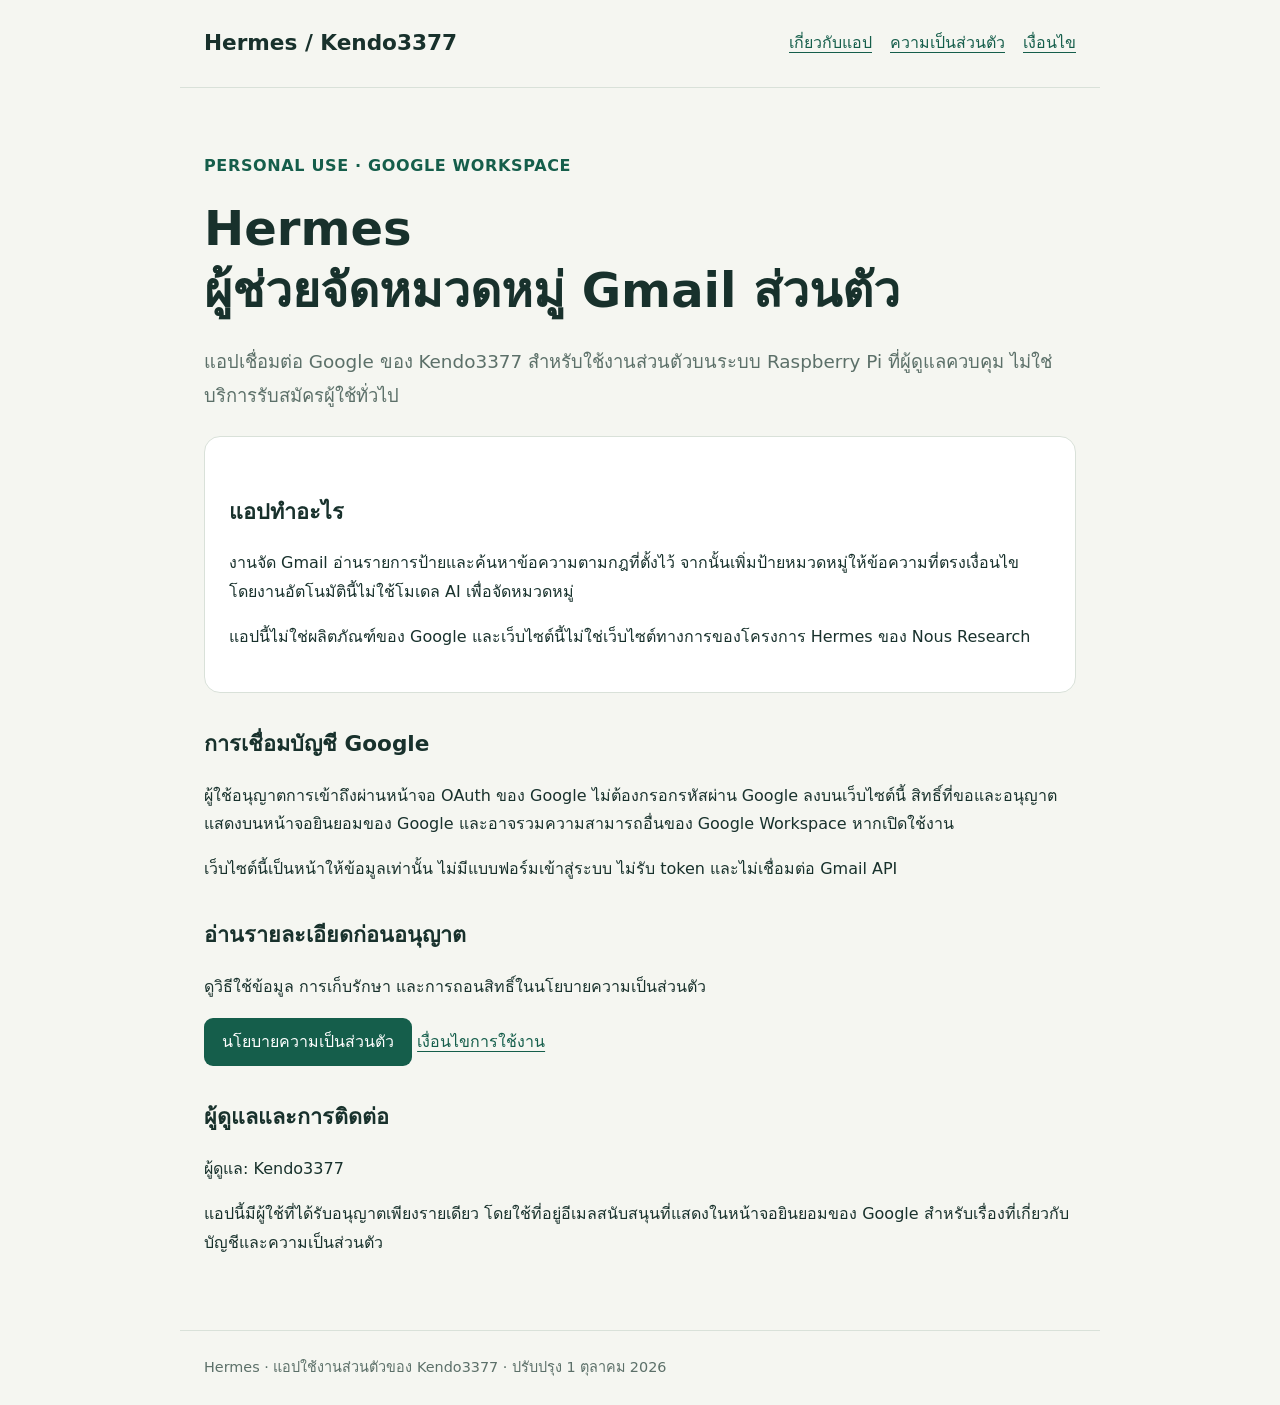
<file: index.html>
<!doctype html>
<html lang="th"><head><meta charset="utf-8"><meta name="viewport" content="width=device-width,initial-scale=1"><meta name="description" content="Hermes — ผู้ช่วยส่วนตัวสำหรับจัดหมวดหมู่ Gmail บนระบบที่ผู้ดูแลควบคุม"><title>Hermes | Personal Google Workspace Assistant</title><link rel="stylesheet" href="styles.css"></head>
<body><header><a class="brand" href="index.html">Hermes / Kendo3377</a><nav aria-label="เมนูหลัก"><a href="index.html" aria-current="page">เกี่ยวกับแอป</a><a href="privacy.html">ความเป็นส่วนตัว</a><a href="terms.html">เงื่อนไข</a></nav></header>
<main><p class="eyebrow">PERSONAL USE · GOOGLE WORKSPACE</p><h1>Hermes<br>ผู้ช่วยจัดหมวดหมู่ Gmail ส่วนตัว</h1><p class="lead">แอปเชื่อมต่อ Google ของ Kendo3377 สำหรับใช้งานส่วนตัวบนระบบ Raspberry Pi ที่ผู้ดูแลควบคุม ไม่ใช่บริการรับสมัครผู้ใช้ทั่วไป</p>
<section class="card"><h2>แอปทำอะไร</h2><p>งานจัด Gmail อ่านรายการป้ายและค้นหาข้อความตามกฎที่ตั้งไว้ จากนั้นเพิ่มป้ายหมวดหมู่ให้ข้อความที่ตรงเงื่อนไข โดยงานอัตโนมัตินี้ไม่ใช้โมเดล AI เพื่อจัดหมวดหมู่</p><p>แอปนี้ไม่ใช่ผลิตภัณฑ์ของ Google และเว็บไซต์นี้ไม่ใช่เว็บไซต์ทางการของโครงการ Hermes ของ Nous Research</p></section>
<section><h2>การเชื่อมบัญชี Google</h2><p>ผู้ใช้อนุญาตการเข้าถึงผ่านหน้าจอ OAuth ของ Google ไม่ต้องกรอกรหัสผ่าน Google ลงบนเว็บไซต์นี้ สิทธิ์ที่ขอและอนุญาตแสดงบนหน้าจอยินยอมของ Google และอาจรวมความสามารถอื่นของ Google Workspace หากเปิดใช้งาน</p><p>เว็บไซต์นี้เป็นหน้าให้ข้อมูลเท่านั้น ไม่มีแบบฟอร์มเข้าสู่ระบบ ไม่รับ token และไม่เชื่อมต่อ Gmail API</p></section>
<section><h2>อ่านรายละเอียดก่อนอนุญาต</h2><p>ดูวิธีใช้ข้อมูล การเก็บรักษา และการถอนสิทธิ์ในนโยบายความเป็นส่วนตัว</p><a class="button" href="privacy.html">นโยบายความเป็นส่วนตัว</a> <a href="terms.html">เงื่อนไขการใช้งาน</a></section>
<section><h2>ผู้ดูแลและการติดต่อ</h2><p>ผู้ดูแล: Kendo3377</p><p>แอปนี้มีผู้ใช้ที่ได้รับอนุญาตเพียงรายเดียว โดยใช้ที่อยู่อีเมลสนับสนุนที่แสดงในหน้าจอยินยอมของ Google สำหรับเรื่องที่เกี่ยวกับบัญชีและความเป็นส่วนตัว</p></section></main><footer>Hermes · แอปใช้งานส่วนตัวของ Kendo3377 · ปรับปรุง 1 ตุลาคม 2026</footer></body></html>
</file>
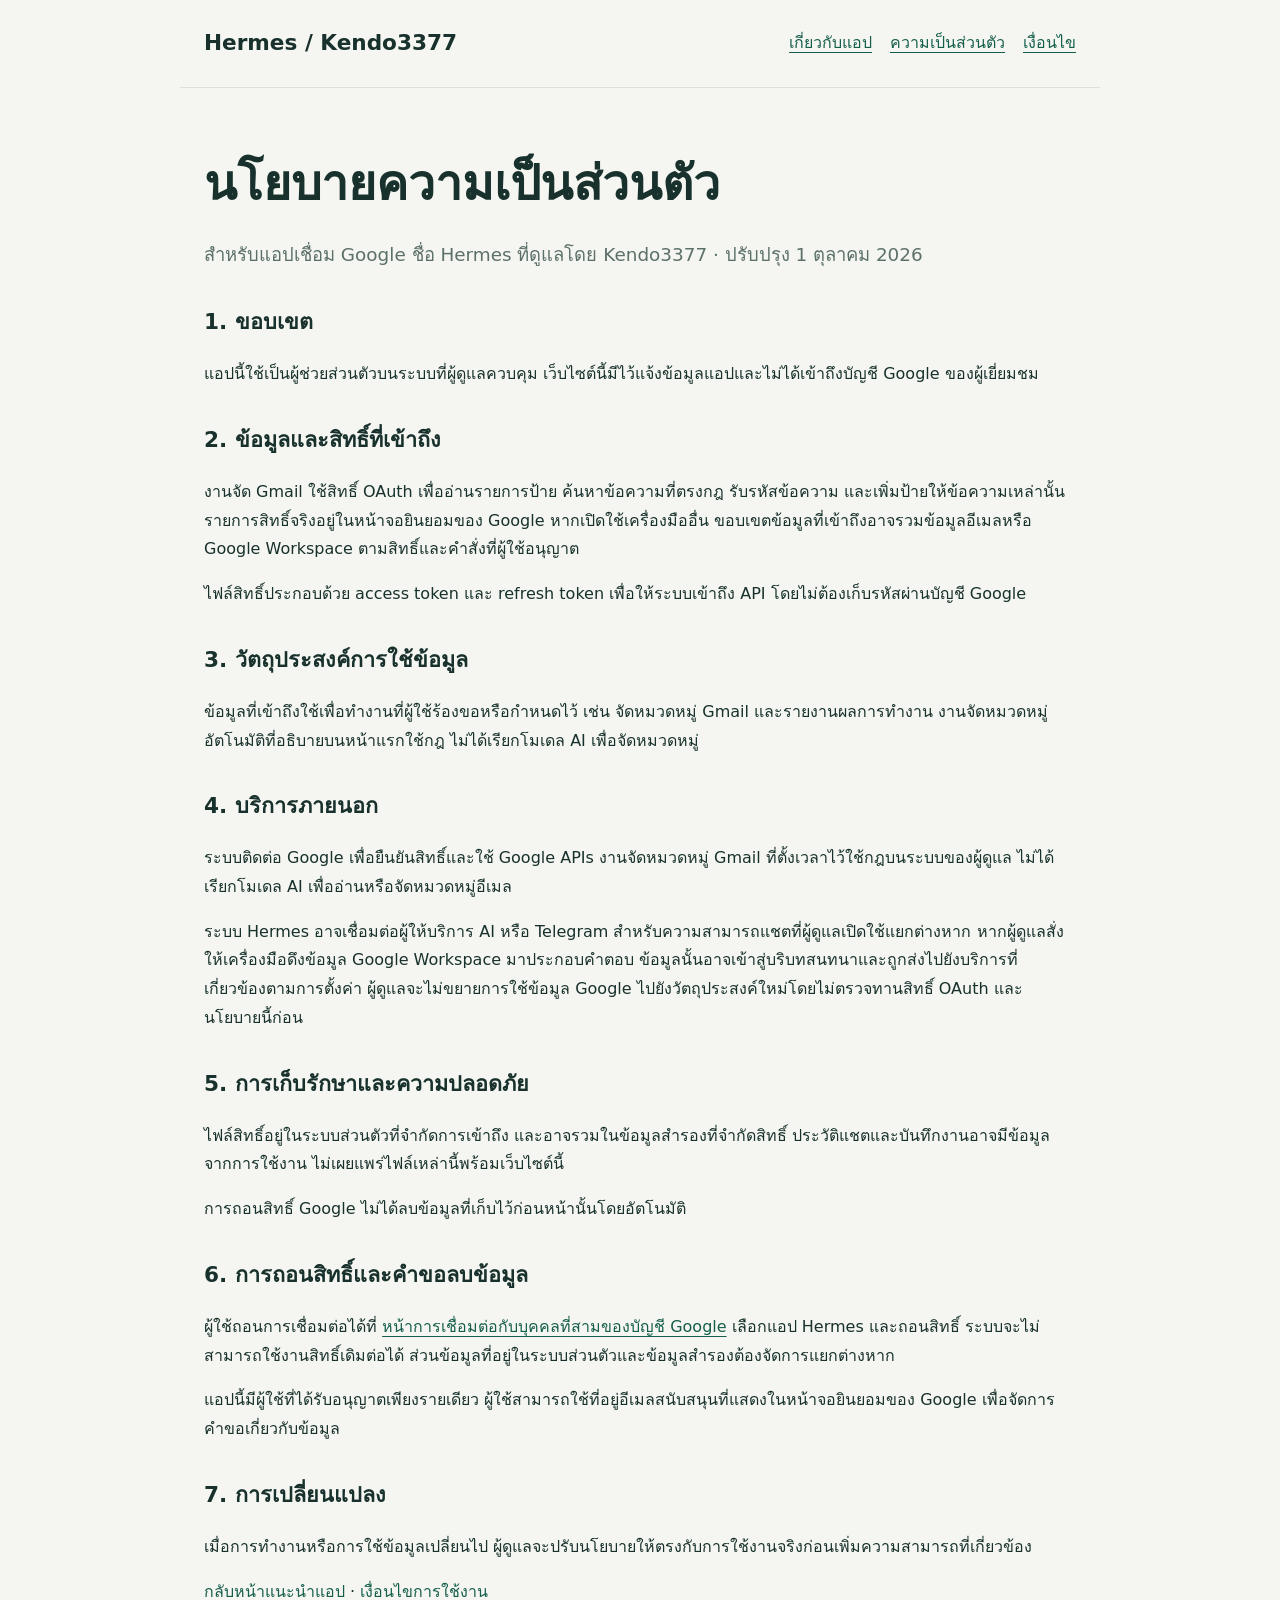
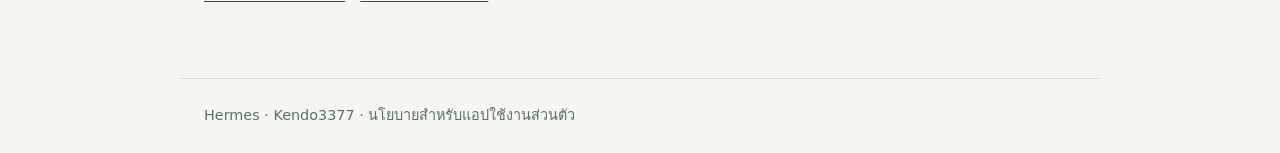
<file: privacy.html>
<!doctype html>
<html lang="th"><head><meta charset="utf-8"><meta name="viewport" content="width=device-width,initial-scale=1"><title>นโยบายความเป็นส่วนตัว | Hermes</title><link rel="stylesheet" href="styles.css"></head>
<body><header><a class="brand" href="index.html">Hermes / Kendo3377</a><nav aria-label="เมนูหลัก"><a href="index.html">เกี่ยวกับแอป</a><a href="privacy.html" aria-current="page">ความเป็นส่วนตัว</a><a href="terms.html">เงื่อนไข</a></nav></header>
<main><h1>นโยบายความเป็นส่วนตัว</h1><p class="lead">สำหรับแอปเชื่อม Google ชื่อ Hermes ที่ดูแลโดย Kendo3377 · ปรับปรุง 1 ตุลาคม 2026</p>
<h2>1. ขอบเขต</h2><p>แอปนี้ใช้เป็นผู้ช่วยส่วนตัวบนระบบที่ผู้ดูแลควบคุม เว็บไซต์นี้มีไว้แจ้งข้อมูลแอปและไม่ได้เข้าถึงบัญชี Google ของผู้เยี่ยมชม</p>
<h2>2. ข้อมูลและสิทธิ์ที่เข้าถึง</h2><p>งานจัด Gmail ใช้สิทธิ์ OAuth เพื่ออ่านรายการป้าย ค้นหาข้อความที่ตรงกฎ รับรหัสข้อความ และเพิ่มป้ายให้ข้อความเหล่านั้น รายการสิทธิ์จริงอยู่ในหน้าจอยินยอมของ Google หากเปิดใช้เครื่องมืออื่น ขอบเขตข้อมูลที่เข้าถึงอาจรวมข้อมูลอีเมลหรือ Google Workspace ตามสิทธิ์และคำสั่งที่ผู้ใช้อนุญาต</p><p>ไฟล์สิทธิ์ประกอบด้วย access token และ refresh token เพื่อให้ระบบเข้าถึง API โดยไม่ต้องเก็บรหัสผ่านบัญชี Google</p>
<h2>3. วัตถุประสงค์การใช้ข้อมูล</h2><p>ข้อมูลที่เข้าถึงใช้เพื่อทำงานที่ผู้ใช้ร้องขอหรือกำหนดไว้ เช่น จัดหมวดหมู่ Gmail และรายงานผลการทำงาน งานจัดหมวดหมู่อัตโนมัติที่อธิบายบนหน้าแรกใช้กฎ ไม่ได้เรียกโมเดล AI เพื่อจัดหมวดหมู่</p>
<h2>4. บริการภายนอก</h2><p>ระบบติดต่อ Google เพื่อยืนยันสิทธิ์และใช้ Google APIs งานจัดหมวดหมู่ Gmail ที่ตั้งเวลาไว้ใช้กฎบนระบบของผู้ดูแล ไม่ได้เรียกโมเดล AI เพื่ออ่านหรือจัดหมวดหมู่อีเมล</p><p>ระบบ Hermes อาจเชื่อมต่อผู้ให้บริการ AI หรือ Telegram สำหรับความสามารถแชตที่ผู้ดูแลเปิดใช้แยกต่างหาก หากผู้ดูแลสั่งให้เครื่องมือดึงข้อมูล Google Workspace มาประกอบคำตอบ ข้อมูลนั้นอาจเข้าสู่บริบทสนทนาและถูกส่งไปยังบริการที่เกี่ยวข้องตามการตั้งค่า ผู้ดูแลจะไม่ขยายการใช้ข้อมูล Google ไปยังวัตถุประสงค์ใหม่โดยไม่ตรวจทานสิทธิ์ OAuth และนโยบายนี้ก่อน</p>
<h2>5. การเก็บรักษาและความปลอดภัย</h2><p>ไฟล์สิทธิ์อยู่ในระบบส่วนตัวที่จำกัดการเข้าถึง และอาจรวมในข้อมูลสำรองที่จำกัดสิทธิ์ ประวัติแชตและบันทึกงานอาจมีข้อมูลจากการใช้งาน ไม่เผยแพร่ไฟล์เหล่านี้พร้อมเว็บไซต์นี้</p><p>การถอนสิทธิ์ Google ไม่ได้ลบข้อมูลที่เก็บไว้ก่อนหน้านั้นโดยอัตโนมัติ</p>
<h2>6. การถอนสิทธิ์และคำขอลบข้อมูล</h2><p>ผู้ใช้ถอนการเชื่อมต่อได้ที่ <a href="https://myaccount.google.com/connections">หน้าการเชื่อมต่อกับบุคคลที่สามของบัญชี Google</a> เลือกแอป Hermes และถอนสิทธิ์ ระบบจะไม่สามารถใช้งานสิทธิ์เดิมต่อได้ ส่วนข้อมูลที่อยู่ในระบบส่วนตัวและข้อมูลสำรองต้องจัดการแยกต่างหาก</p><p>แอปนี้มีผู้ใช้ที่ได้รับอนุญาตเพียงรายเดียว ผู้ใช้สามารถใช้ที่อยู่อีเมลสนับสนุนที่แสดงในหน้าจอยินยอมของ Google เพื่อจัดการคำขอเกี่ยวกับข้อมูล</p>
<h2>7. การเปลี่ยนแปลง</h2><p>เมื่อการทำงานหรือการใช้ข้อมูลเปลี่ยนไป ผู้ดูแลจะปรับนโยบายให้ตรงกับการใช้งานจริงก่อนเพิ่มความสามารถที่เกี่ยวข้อง</p><p><a href="index.html">กลับหน้าแนะนำแอป</a> · <a href="terms.html">เงื่อนไขการใช้งาน</a></p></main><footer>Hermes · Kendo3377 · นโยบายสำหรับแอปใช้งานส่วนตัว</footer></body></html>
</file>
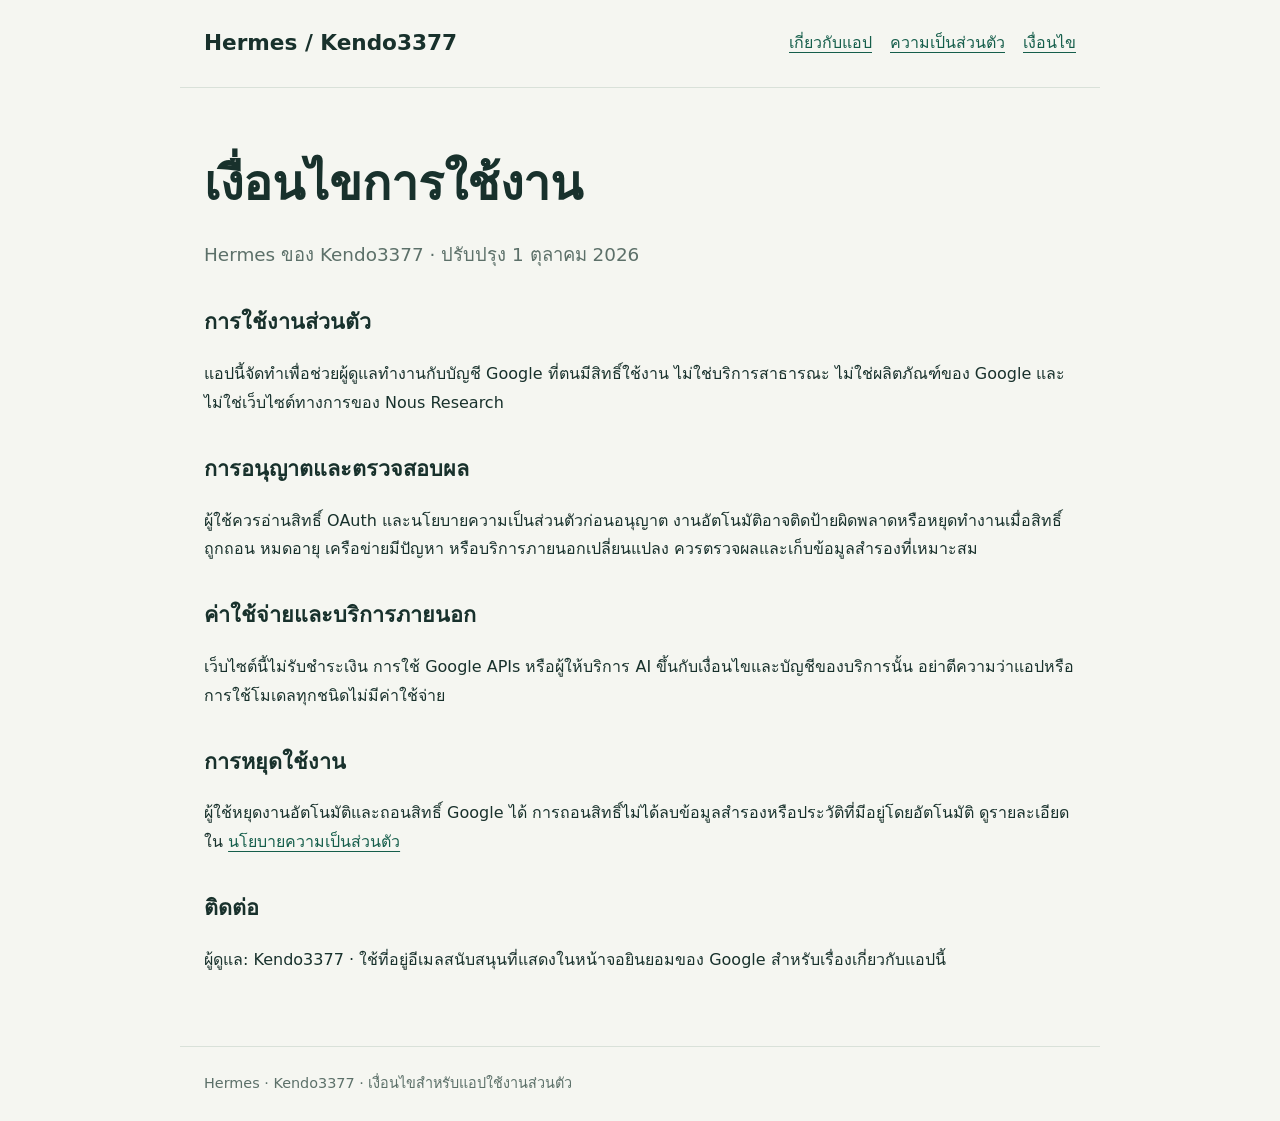
<file: terms.html>
<!doctype html>
<html lang="th"><head><meta charset="utf-8"><meta name="viewport" content="width=device-width,initial-scale=1"><title>เงื่อนไขการใช้งาน | Hermes</title><link rel="stylesheet" href="styles.css"></head>
<body><header><a class="brand" href="index.html">Hermes / Kendo3377</a><nav aria-label="เมนูหลัก"><a href="index.html">เกี่ยวกับแอป</a><a href="privacy.html">ความเป็นส่วนตัว</a><a href="terms.html" aria-current="page">เงื่อนไข</a></nav></header>
<main><h1>เงื่อนไขการใช้งาน</h1><p class="lead">Hermes ของ Kendo3377 · ปรับปรุง 1 ตุลาคม 2026</p><h2>การใช้งานส่วนตัว</h2><p>แอปนี้จัดทำเพื่อช่วยผู้ดูแลทำงานกับบัญชี Google ที่ตนมีสิทธิ์ใช้งาน ไม่ใช่บริการสาธารณะ ไม่ใช่ผลิตภัณฑ์ของ Google และไม่ใช่เว็บไซต์ทางการของ Nous Research</p><h2>การอนุญาตและตรวจสอบผล</h2><p>ผู้ใช้ควรอ่านสิทธิ์ OAuth และนโยบายความเป็นส่วนตัวก่อนอนุญาต งานอัตโนมัติอาจติดป้ายผิดพลาดหรือหยุดทำงานเมื่อสิทธิ์ถูกถอน หมดอายุ เครือข่ายมีปัญหา หรือบริการภายนอกเปลี่ยนแปลง ควรตรวจผลและเก็บข้อมูลสำรองที่เหมาะสม</p><h2>ค่าใช้จ่ายและบริการภายนอก</h2><p>เว็บไซต์นี้ไม่รับชำระเงิน การใช้ Google APIs หรือผู้ให้บริการ AI ขึ้นกับเงื่อนไขและบัญชีของบริการนั้น อย่าตีความว่าแอปหรือการใช้โมเดลทุกชนิดไม่มีค่าใช้จ่าย</p><h2>การหยุดใช้งาน</h2><p>ผู้ใช้หยุดงานอัตโนมัติและถอนสิทธิ์ Google ได้ การถอนสิทธิ์ไม่ได้ลบข้อมูลสำรองหรือประวัติที่มีอยู่โดยอัตโนมัติ ดูรายละเอียดใน <a href="privacy.html">นโยบายความเป็นส่วนตัว</a></p><h2>ติดต่อ</h2><p>ผู้ดูแล: Kendo3377 · ใช้ที่อยู่อีเมลสนับสนุนที่แสดงในหน้าจอยินยอมของ Google สำหรับเรื่องเกี่ยวกับแอปนี้</p></main><footer>Hermes · Kendo3377 · เงื่อนไขสำหรับแอปใช้งานส่วนตัว</footer></body></html>
</file>
<file: styles.css>
:root{color-scheme:light;--ink:#18312c;--muted:#5c7069;--green:#155e4b;--paper:#f5f6f1}*{box-sizing:border-box}body{margin:0;background:var(--paper);color:var(--ink);font-family:system-ui,"Noto Sans Thai",sans-serif;line-height:1.8}header,main,footer{max-width:920px;margin:auto;padding:24px}header{display:flex;flex-wrap:wrap;align-items:center;justify-content:space-between;gap:16px;border-bottom:1px solid #d9e1d9}.brand{font-size:1.35rem;font-weight:750;text-decoration:none;color:var(--ink)}nav{display:flex;flex-wrap:wrap;gap:18px}a{color:var(--green);text-underline-offset:4px}main{padding-top:48px;padding-bottom:56px}h1{font-size:clamp(2rem,5vw,3rem);line-height:1.3;margin:16px 0 24px}h2{font-size:1.35rem;margin-top:32px}.eyebrow{color:var(--green);font-weight:700;letter-spacing:.04em}.lead{font-size:1.15rem;color:var(--muted)}.card{background:white;border:1px solid #d9e1d9;border-radius:16px;padding:24px;margin:24px 0}.notice{background:#fff3d4;border-left:4px solid #b77715;padding:12px 18px;font-size:.95rem}.button{display:inline-block;background:var(--green);color:white;padding:10px 18px;border-radius:9px;text-decoration:none}li{margin:8px 0}footer{border-top:1px solid #d9e1d9;color:var(--muted);font-size:.9rem}a:focus-visible{outline:3px solid #b77715;outline-offset:4px}@media(max-width:600px){header,main,footer{padding:20px}.card{padding:18px}}
</file>
